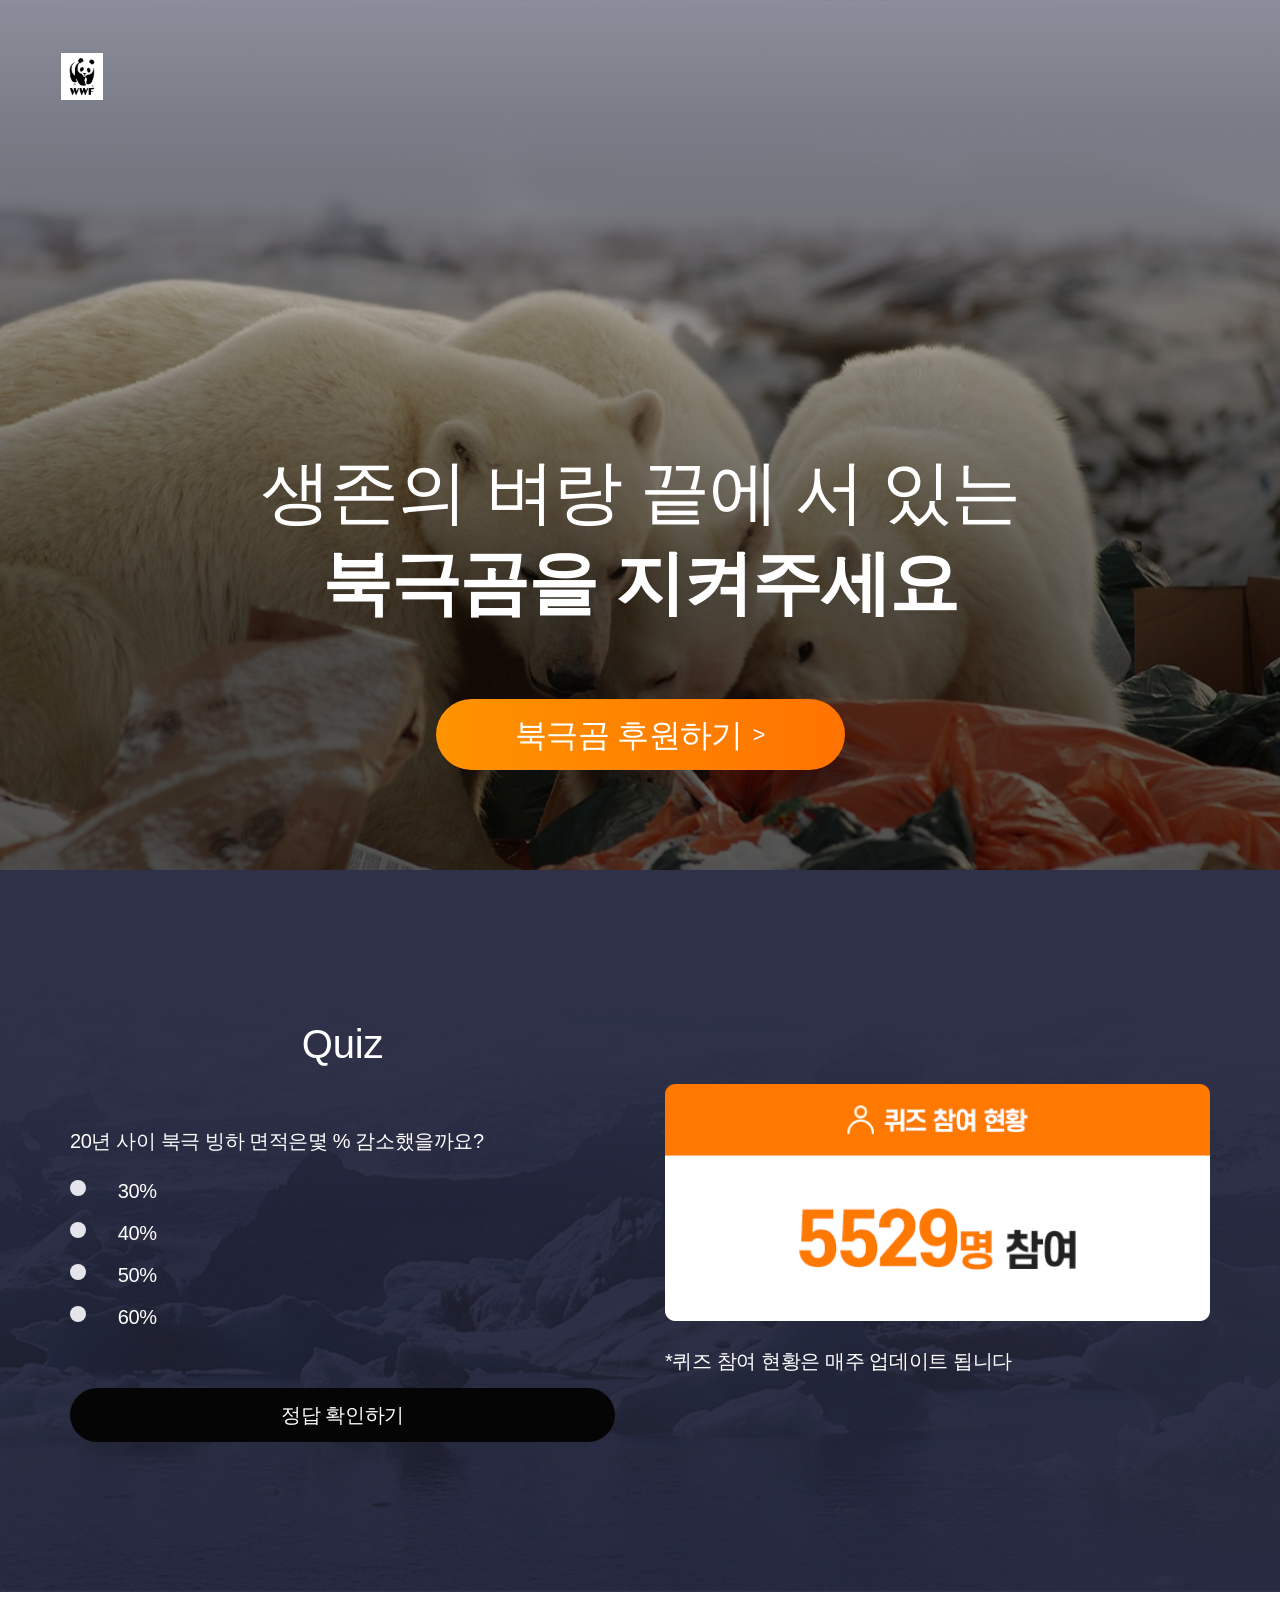
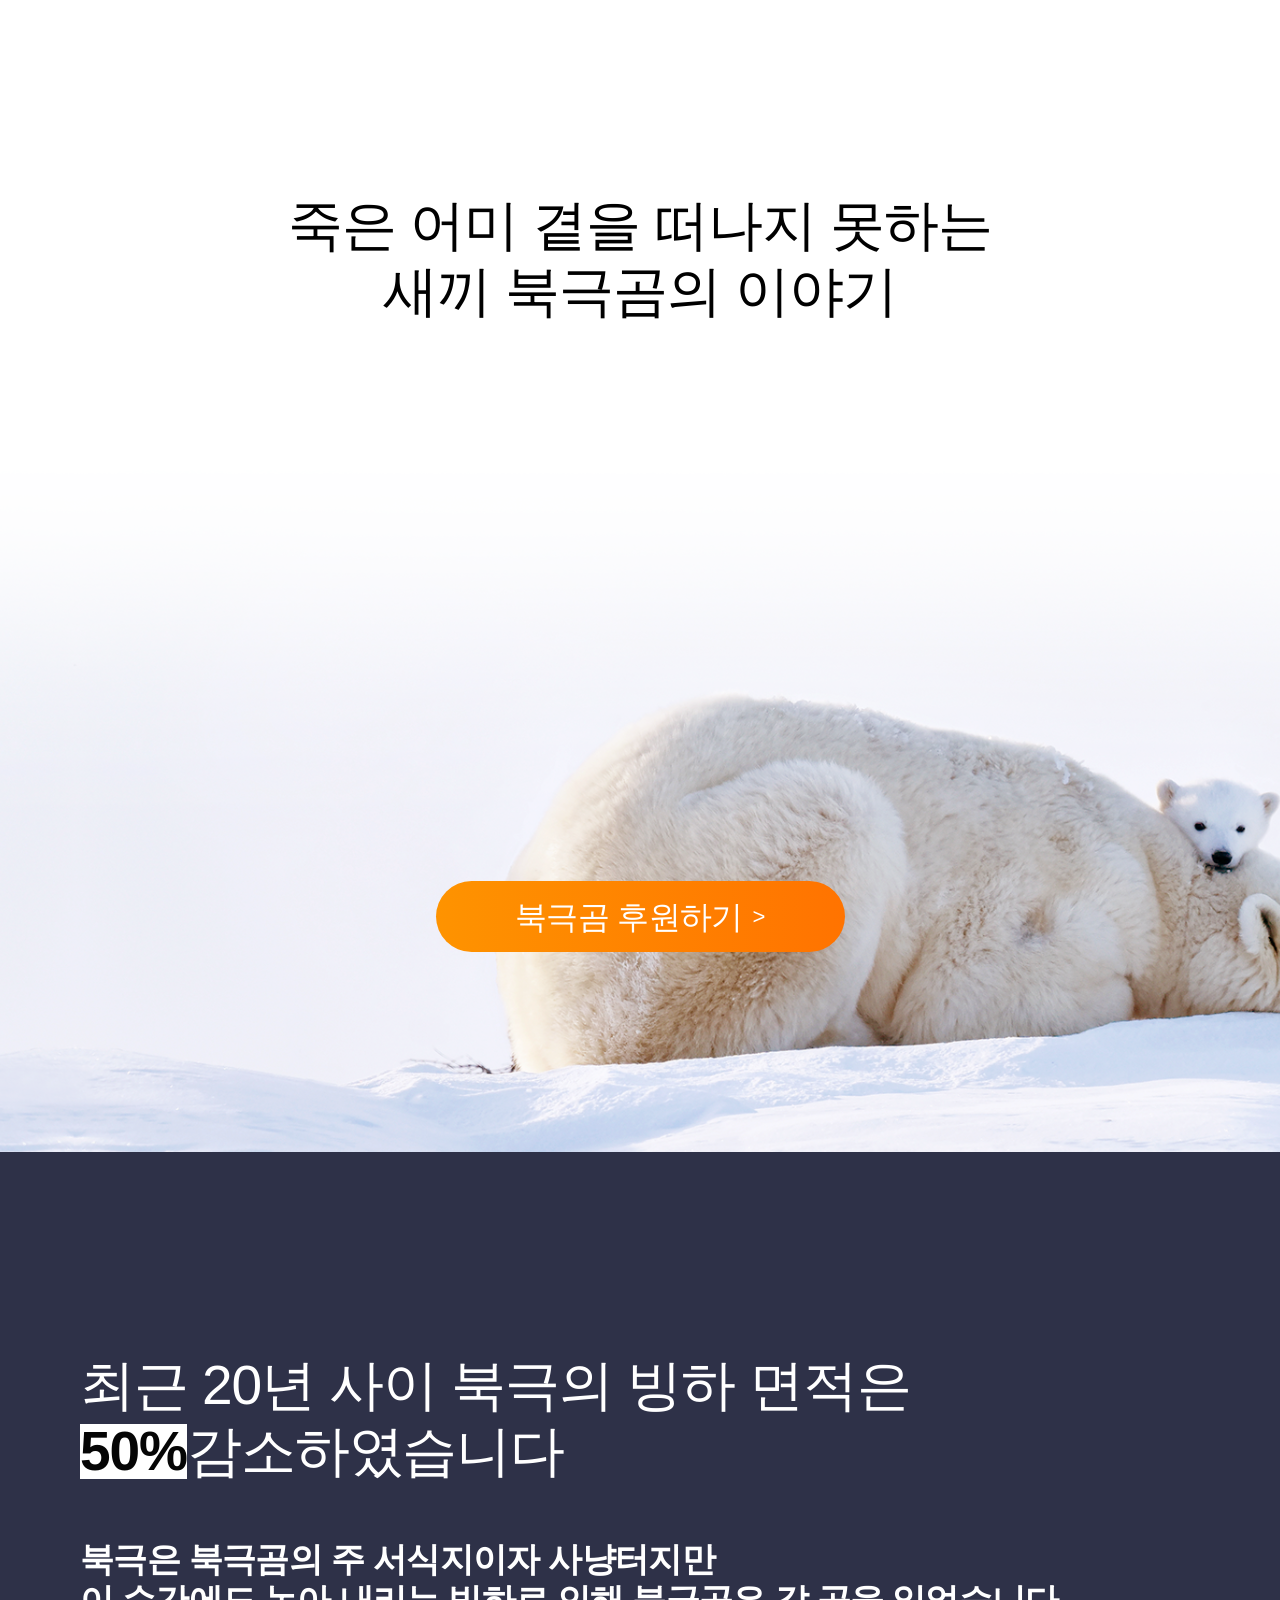
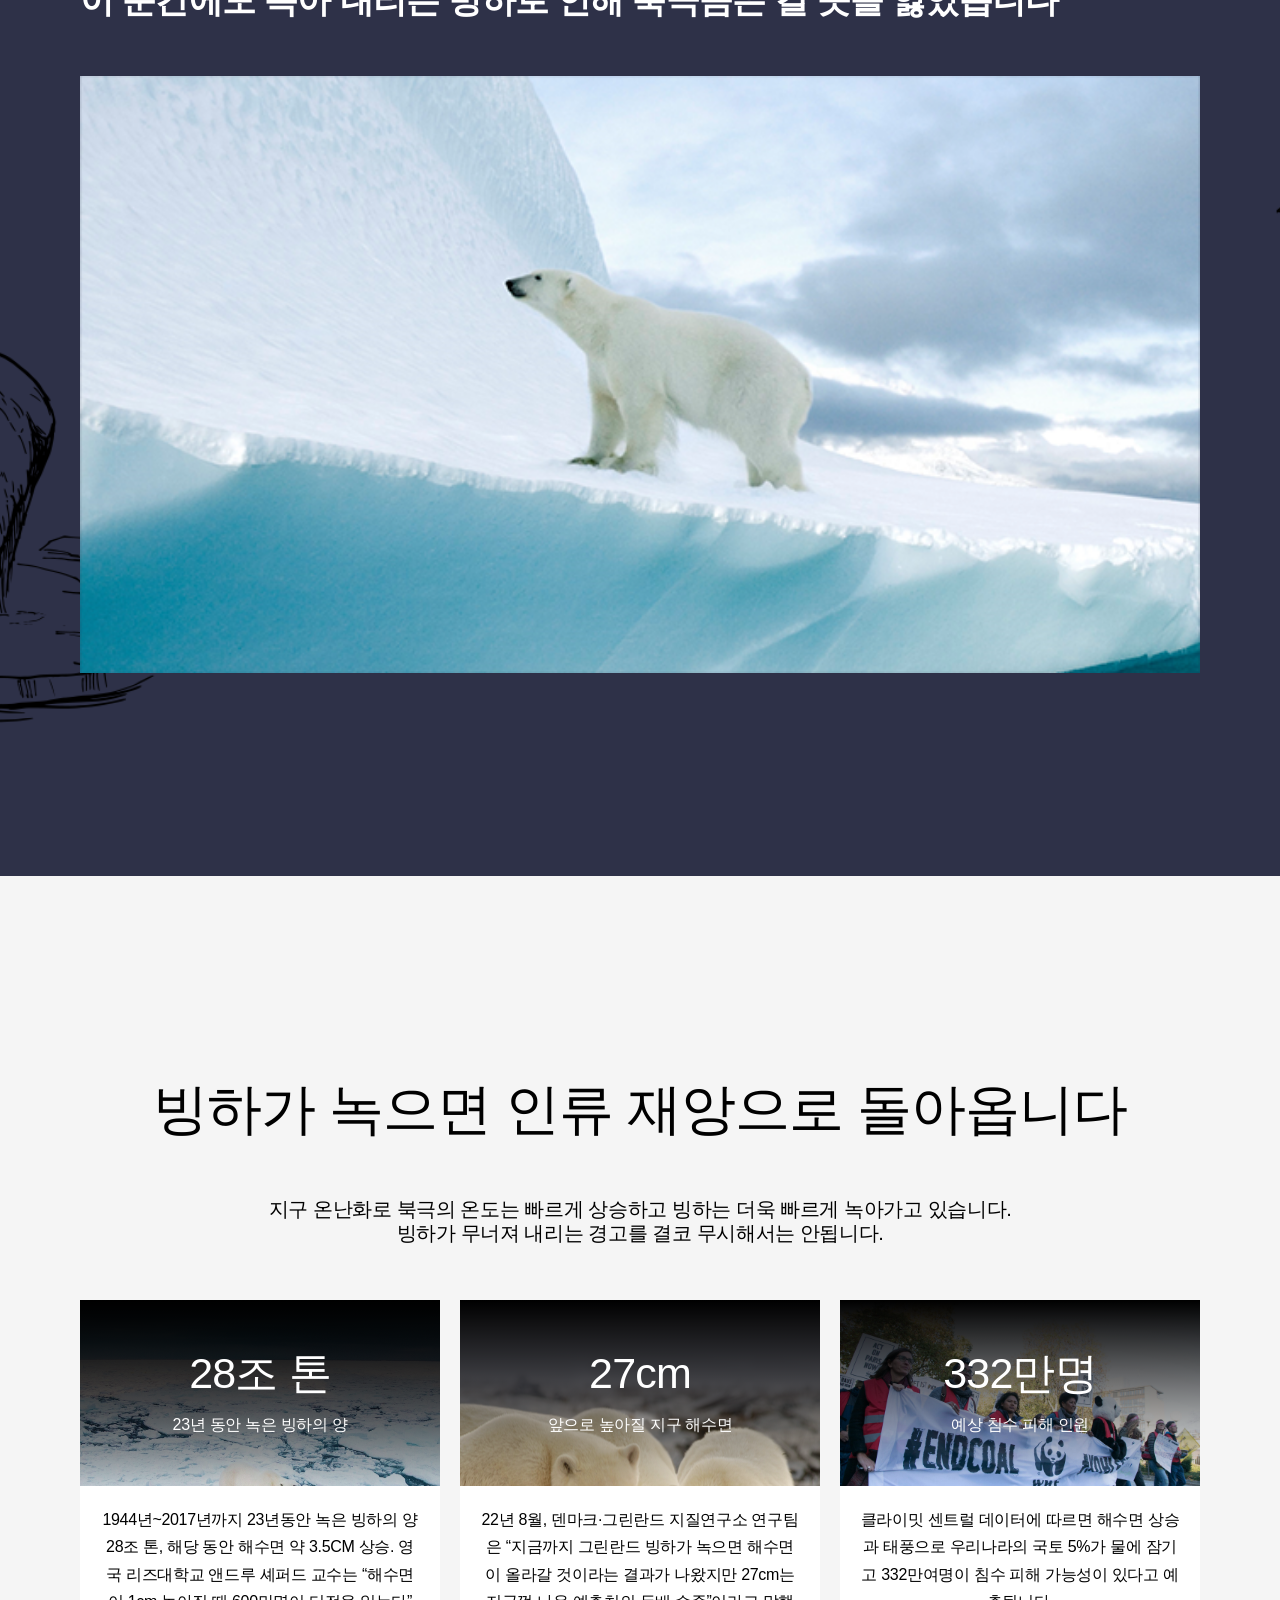
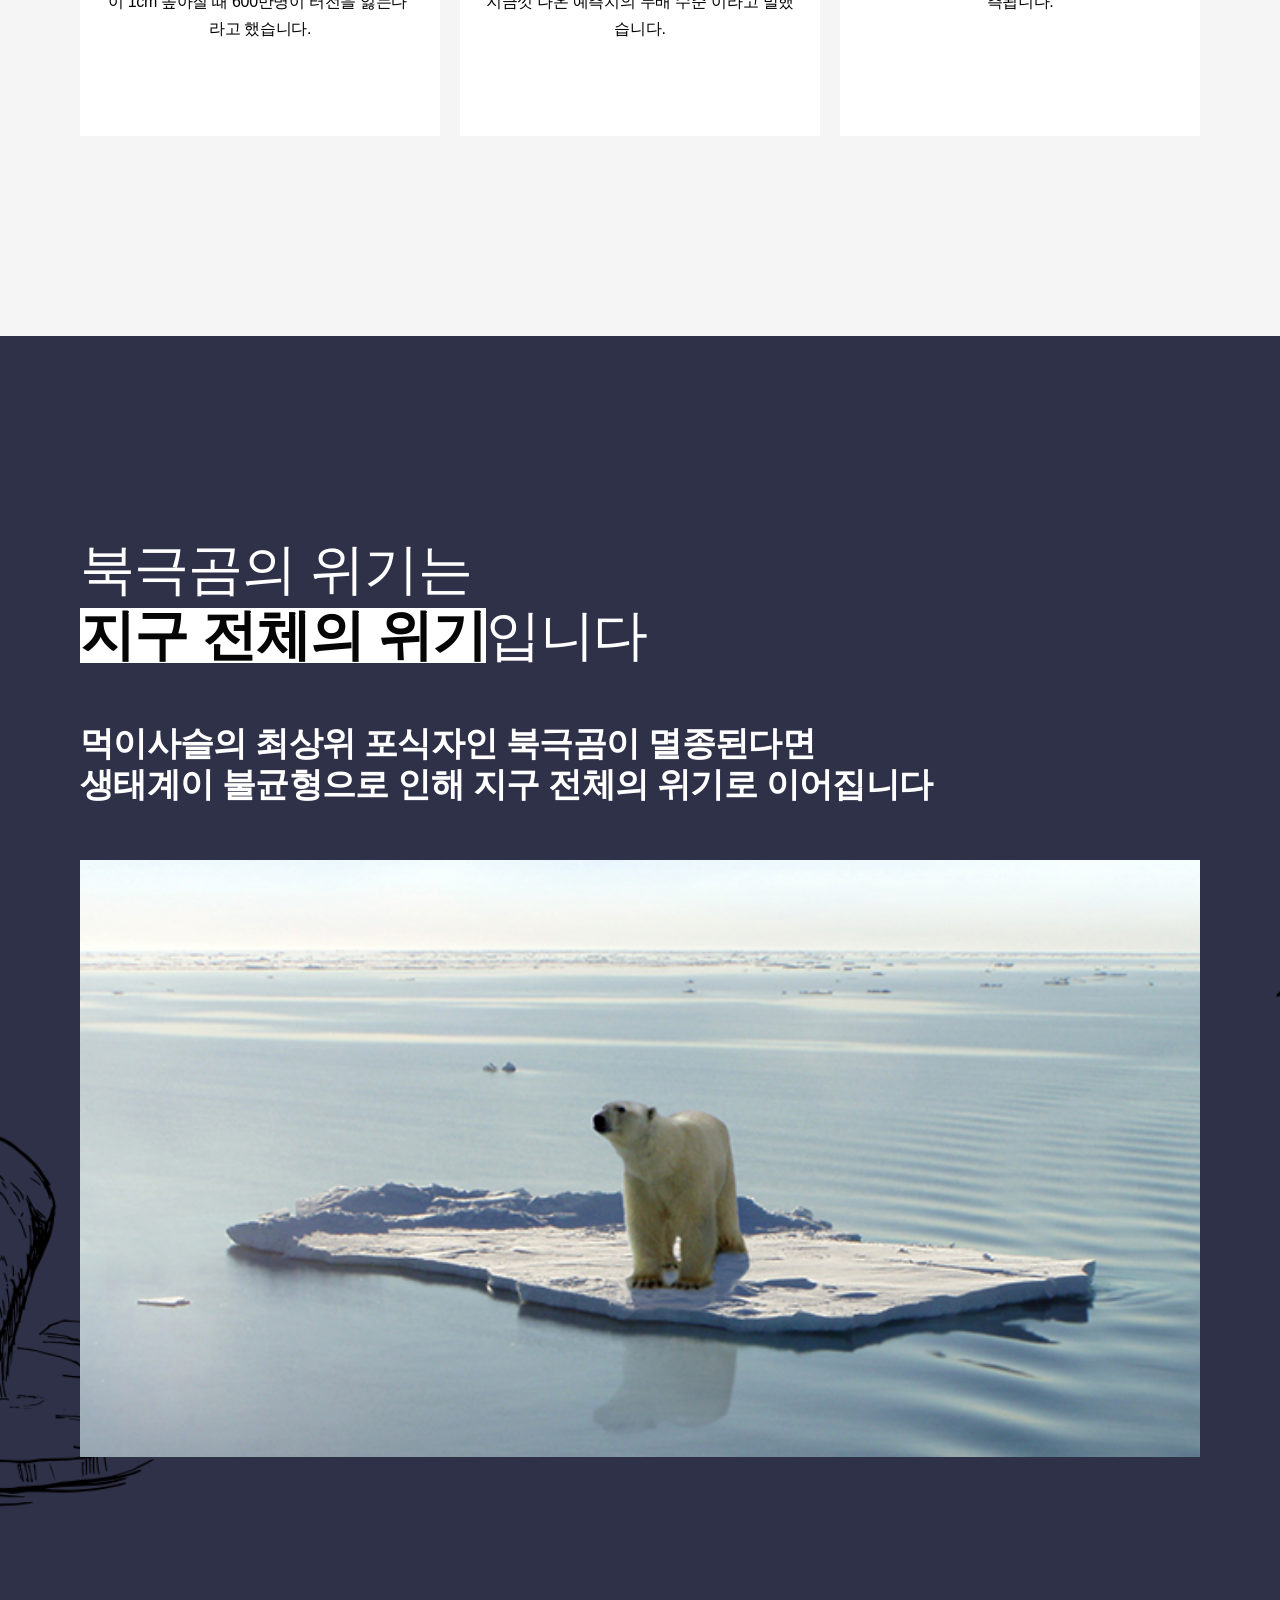
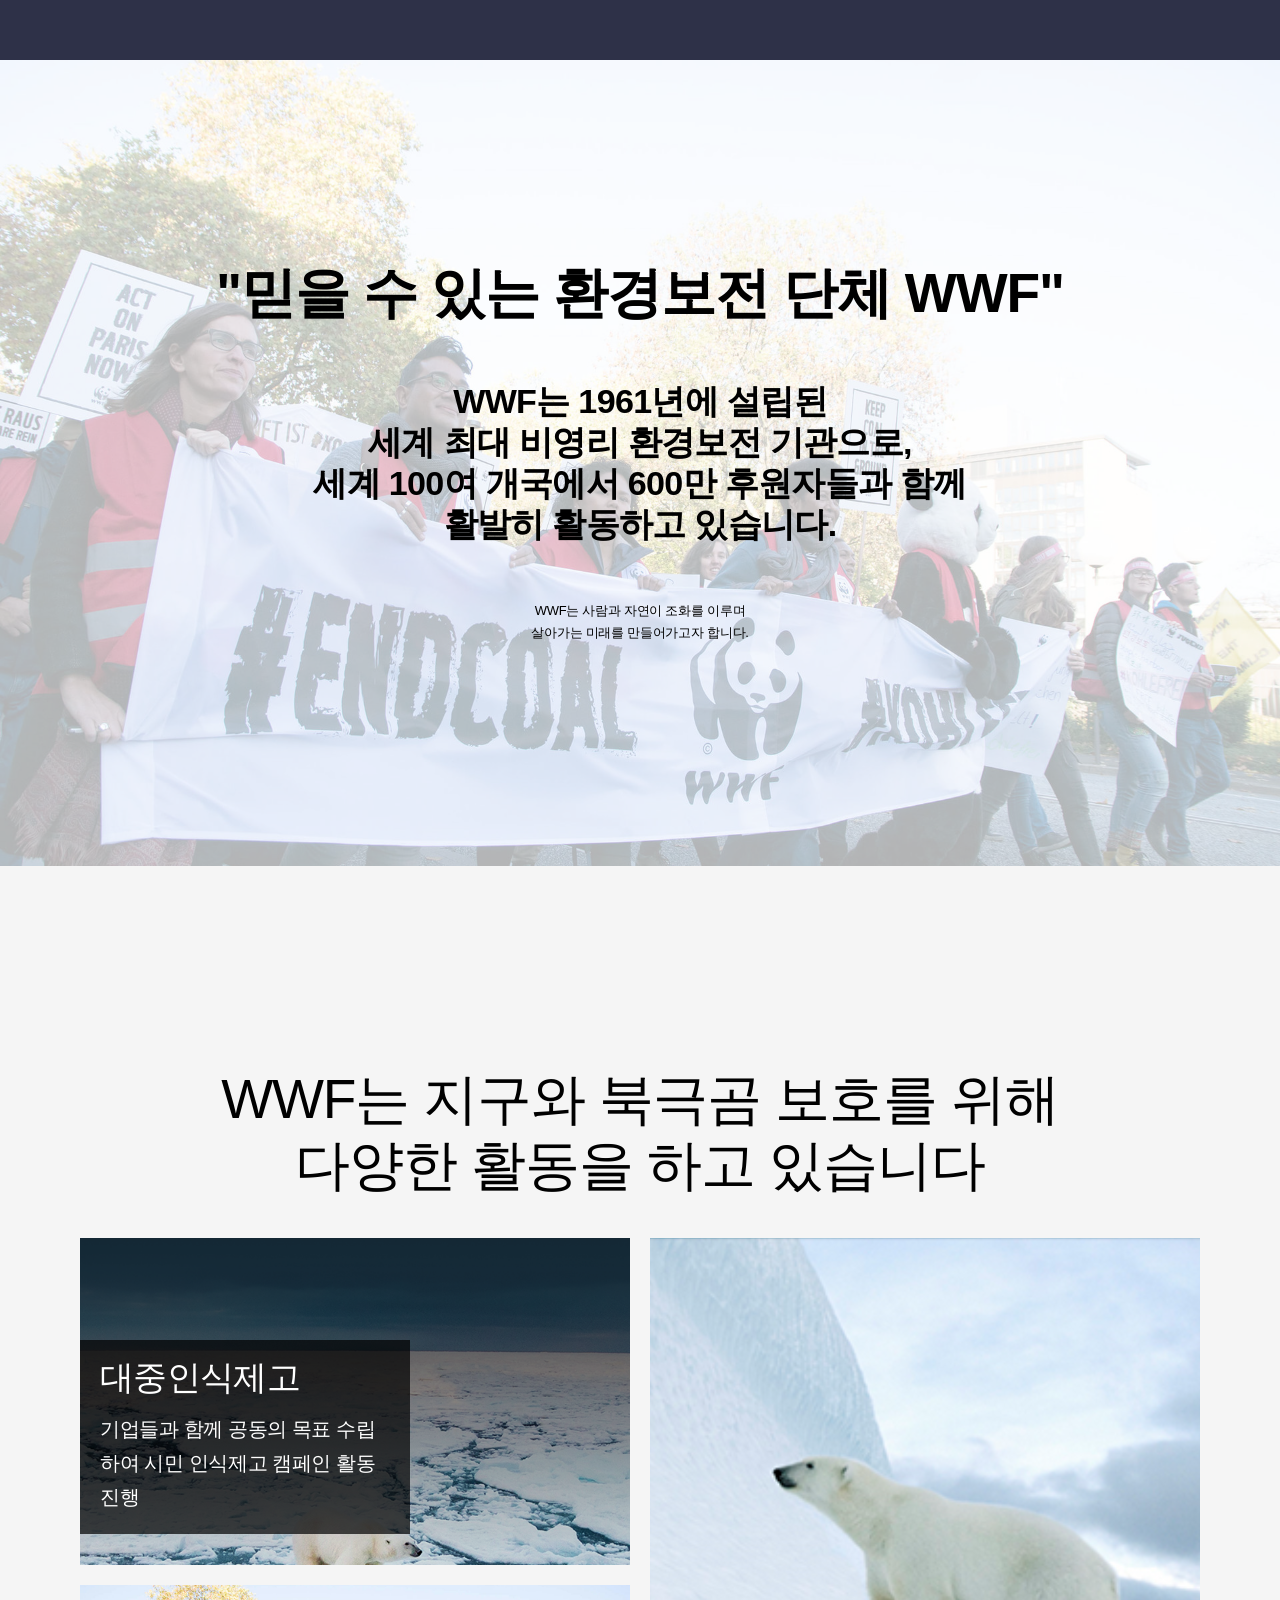
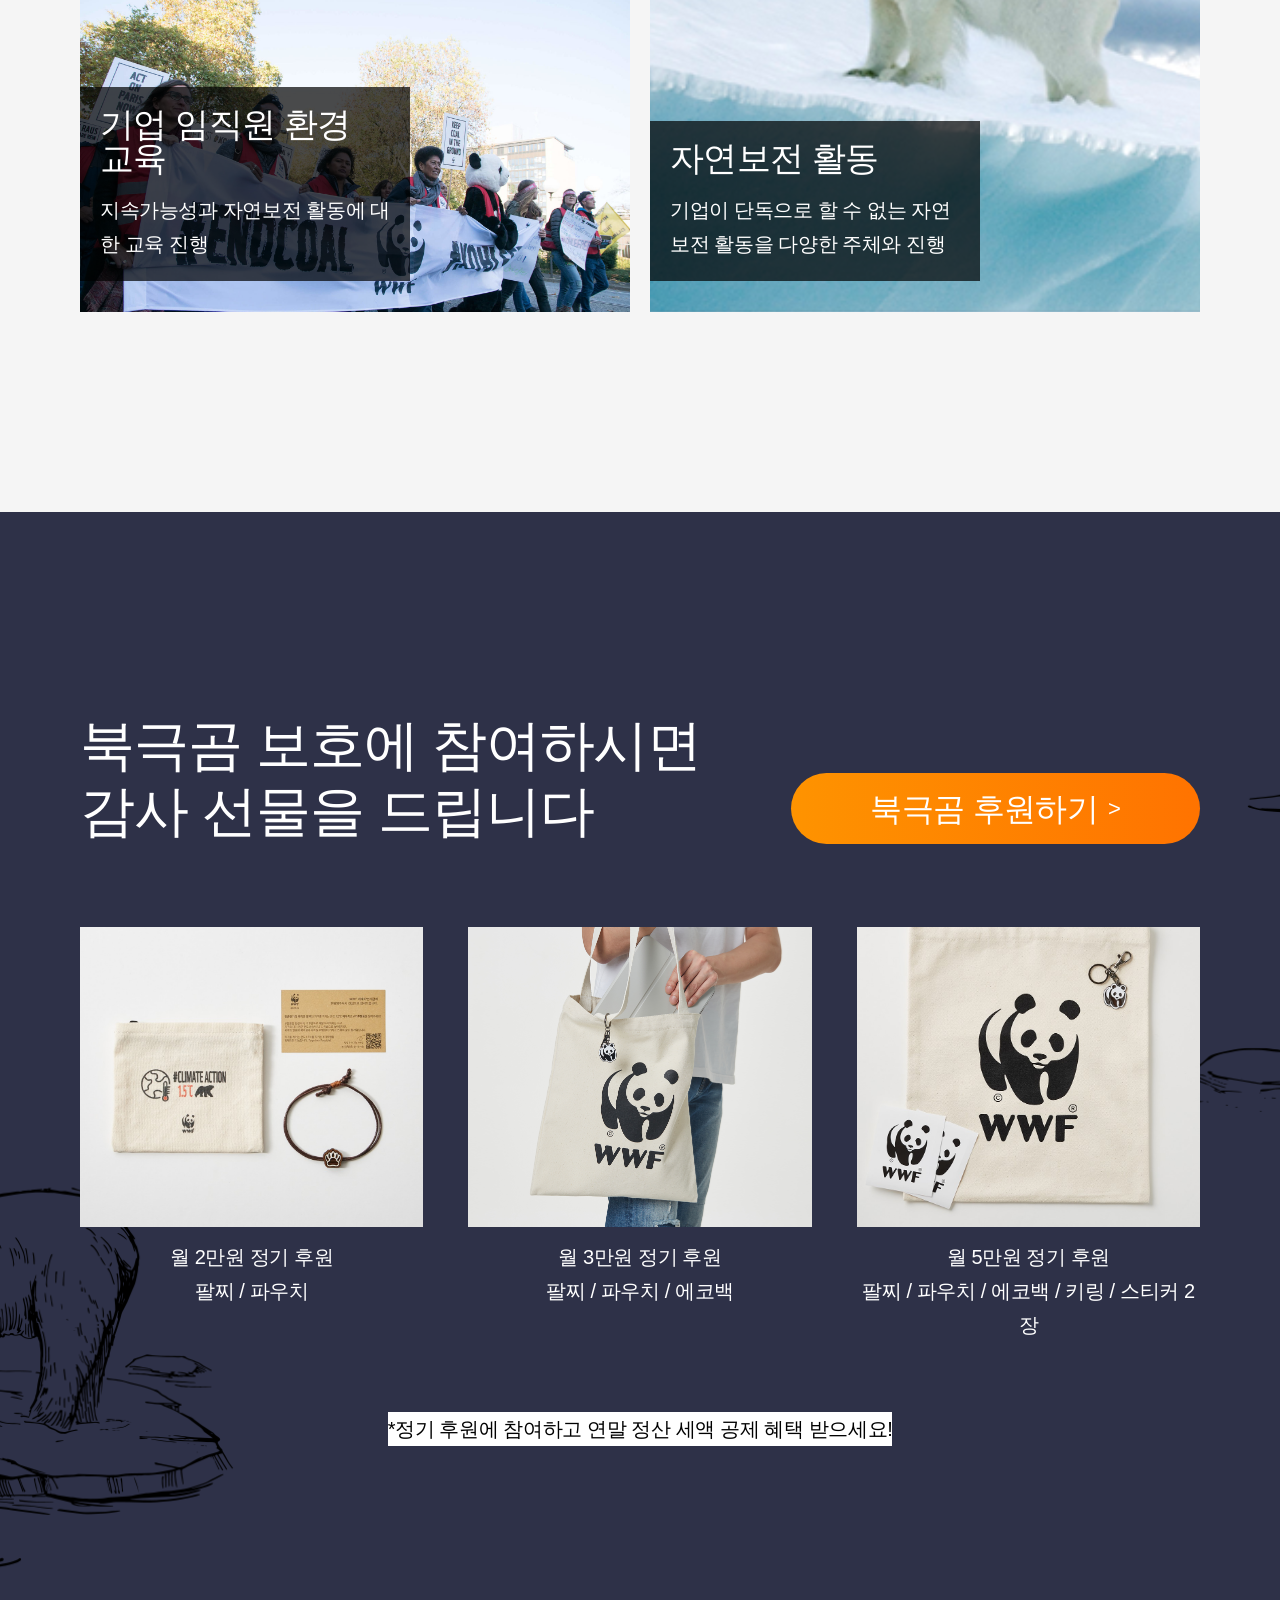
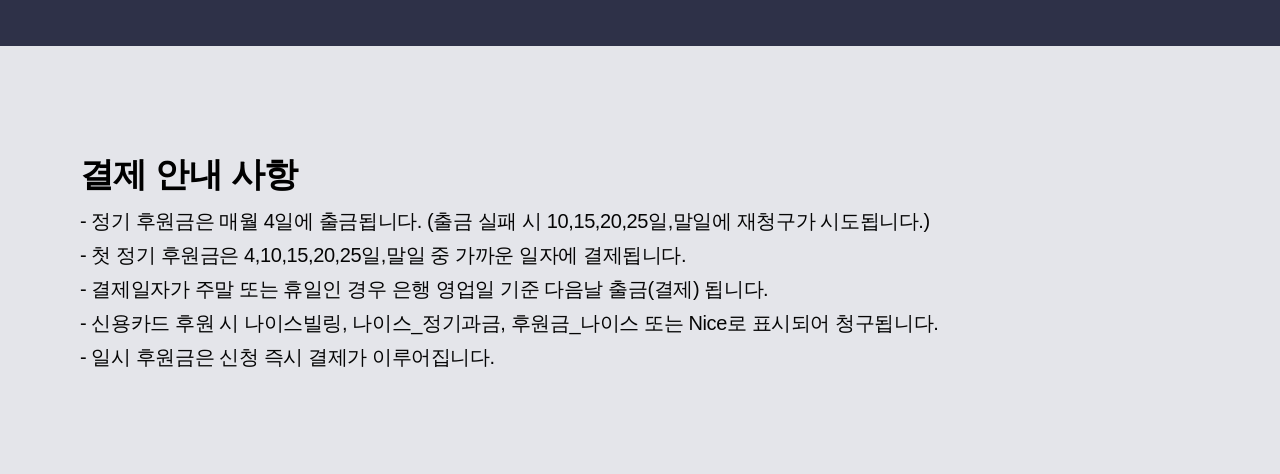
<file: index.html>
<!DOCTYPE html>
<html lang="ko">
<head>
    <meta charset="UTF-8">
    <meta name="viewport" content="width=device-width, initial-scale=1.0">
    <meta name="description" content="">
    <meta name="keywords" content="">
    <title>WWF | 북극곰 보호 캠페인</title>
    <link rel="shortcut icon" href="./images/logo.jpg" type="image/x-icon">
    <link rel="stylesheet" href="./styles/reset.css">
    <link rel="stylesheet" href="./styles/common.css">
    <link rel="stylesheet" href="./styles/index.css">
    <link rel="stylesheet" href="./styles/responsive.css">
</head>
<body>
    <div id="wrap">
        <!-- 1행 캠페인 표지 -->
        <section class="container intro">
            <p class="logo"><img src="./images/logo.jpg" alt=""></p>
            <h1><span>생존의 벼랑 끝에 서 있는</span><span>북극곰을 지켜주세요</span></h1>
            <a href="" class="sponsor_btn"><em>북극곰 후원하기</em><!-- after --></a>
        </section>
        <!-- 2행 퀴즈 --> 
        <div class="container quiz_bg">
            <section class="contents quiz">
                <div class="quiz_list">
                    <h1>Quiz</h1>
                    <h2><span>20년 사이 북극 빙하 면적은</span><span>몇 % 감소했을까요?</span></h2>
                    <form action="#" method="get" id="quiz_frm">
                        <ul>
                            <li>
                                <input type="radio" name="quiz_group" value="q30" id="q30">
                                <label for="q30">30%</label>
                            </li>
                            <li>
                                <input type="radio" name="quiz_group" value="q40" id="q40">
                                <label for="q40">40%</label>
                            </li>
                            <li>
                                <input type="radio" name="quiz_group" value="q50" id="q50">
                                <label for="q50">50%</label>
                            </li>
                            <li>
                                <input type="radio" name="quiz_group" value="q60" id="q60">
                                <label for="q60">60%</label>
                            </li>
                        </ul>
                        <button type="button" class="quiz_btn">정답 확인하기</button>
                    </form>
                </div>
                <div class="contents quiz_status">
                    <img src="./images/quiz_contents.png" alt="">
                    <p>*퀴즈 참여 현황은 매주 업데이트 됩니다</p>
                </div>
            </section>
        </div>
        <!-- 3행 영상 -->
        <div class="container video_bg">
            <div class="contents video">
                <h1>죽은 어미 곁을 떠나지 못하는<br>새끼 북극곰의 이야기</h1>
                <iframe src="https://www.youtube.com/embed/u9V5MBqhLRc" title="기후변화를 막고 녹아내리는 북극에서 북극곰을 지켜주세요!" frameborder="0" allow="accelerometer; autoplay; clipboard-write; encrypted-media; gyroscope; picture-in-picture; web-share" referrerpolicy="strict-origin-when-cross-origin" allowfullscreen></iframe>
                <a href="" class="sponsor_btn"><em>북극곰 후원하기</em><!-- after --></a>
            </div>
        </div>
        <!-- 4행 50감소 -->
        <div class="container reduction_bg">
            <div class="contents reduction">
                <h1>최근 20년 사이 북극의 빙하 면적은<br><span class="highlight">50%</span>감소하였습니다</h1>
                <p>북극은 북극곰의 주 서식지이자 사냥터지만<br>이 순간에도 녹아 내리는 빙하로 인해 북극곰은 갈 곳을 잃었습니다</p>
                <p><img src="./images/reduction_50.png" alt=""></p>
            </div>
        </div>
        <!-- 5행 인류재앙 -->
        <div class="container humanity_bg">
            <div class="contents humanity">
                <h1>빙하가 녹으면 인류 재앙으로 돌아옵니다</h1>
                <p>지구 온난화로 북극의 온도는 빠르게 상승하고 빙하는 더욱 빠르게 녹아가고 있습니다.<br>빙하가 무너져 내리는 경고를 결코 무시해서는 안됩니다.</p>
                <ul class="list">
                    <li>
                        <dl class="list_img1">
                            <dt>28조 톤</dt>
                            <dd>23년 동안 녹은 빙하의 양</dd>
                        </dl>
                        <div class="txt">
                            <p>1944년~2017년까지 23년동안 녹은 빙하의 양 28조 톤, 해당 동안 해수면 약 3.5CM 상승. 영국 리즈대학교 앤드루 셰퍼드 교수는 “해수면이 1cm 높아질 때 600만명이 터전을 잃는다” 라고 했습니다.</p>
                        </div>
                    </li>
                    <li>
                        <dl class="list_img2">
                            <dt>27cm</dt>
                            <dd>앞으로 높아질 지구 해수면</dd>
                        </dl>
                        <div class="txt">
                            <p>22년 8월, 덴마크·그린란드 지질연구소 연구팀은 “지금까지 그린란드 빙하가 녹으면 해수면이 올라갈 것이라는 결과가 나왔지만 27cm는 지금껏 나온 예측치의 두배 수준”이라고 말했습니다.</p>
                        </div>
                    </li>
                    <li>
                        <dl class="list_img3">
                            <dt>332만명</dt>
                            <dd>예상 침수 피해 인원</dd>
                        </dl>
                        <div class="txt">
                            <p>클라이밋 센트럴 데이터에 따르면 해수면 상승과 태풍으로 우리나라의 국토 5%가 물에 잠기고 332만여명이 침수 피해 가능성이 있다고 예측됩니다.</p>
                        </div>
                    </li>
                </ul>
            </div>
        </div>
        <!-- 6행 빙하위기 -->
        <div class="container crisis_bg">
            <div class="contents crisis">
                <h1>북극곰의 위기는<br><span class="highlight">지구 전체의 위기</span>입니다</h1>
                <p>먹이사슬의 최상위 포식자인 북극곰이 멸종된다면<br>생태계이 불균형으로 인해 지구 전체의 위기로 이어집니다</p>
                <p><img src="./images/bg2.png" alt=""></p>
            </div>
        </div>
        <!-- 7행 WWF단체소개 -->
        <div class="container wwf_bg">
            <div class="contents wwf">
                <h1>"믿을 수 있는 환경보전 단체 WWF"</h1>
                <p>WWF는 1961년에 설립된 <br>세계 최대 비영리 환경보전 기관으로,<br>세계 100여 개국에서 600만 후원자들과 함께<br>활발히 활동하고 있습니다.</p>
                <p>WWF는 사람과 자연이 조화를 이루며<br>살아가는 미래를 만들어가고자 합니다.</p>
            </div>
        </div>
        <!-- 8행 활동내역 -->
        <div class="container activity_bg">
            <div class="contents activity">
                <h1>WWF는 지구와 북극곰 보호를 위해<br>다양한 활동을 하고 있습니다</h1>
                <ul class="details">
                    <li>
                        <dl class="txt">
                            <dt>대중인식제고</dt>
                            <dd>기업들과 함께 공동의 목표 수립하여 시민 인식제고 캠페인 활동 진행</dd>
                        </dl>
                    </li>
                    <li>
                        <dl class="txt">
                            <dt>기업 임직원 환경 교육</dt>
                            <dd>지속가능성과 자연보전 활동에 대한 교육 진행</dd>
                        </dl>
                    </li>
                    <li>
                        <dl class="txt">
                            <dt>자연보전 활동</dt>
                            <dd>기업이 단독으로 할 수 없는 자연보전 활동을 다양한 주체와 진행</dd>
                        </dl>
                    </li>
                </ul>
            </div>
        </div>
        <!-- 9행 선물정보 -->
        <div class="container gift_bg">
            <div class="contents gift">
                <div class="gift_title">
                    <h1>북극곰 보호에 참여하시면<br>감사 선물을 드립니다</h1>
                    <a href="" class="sponsor_btn"><em>북극곰 후원하기</em><!-- after --></a>
                </div>
                <ul class="gift_list">
                    <li>
                        <p class="gift_img"></p>
                        <p>월 2만원 정기 후원<br>팔찌 / 파우치</p>
                    </li>
                    <li>
                        <p class="gift_img"></p>
                        <p>월 3만원 정기 후원<br>팔찌 / 파우치 / 에코백</p>
                    </li>
                    <li>
                        <p class="gift_img"></p>
                        <p>월 5만원 정기 후원<br>팔찌 / 파우치 / 에코백 / 키링 / 스티커 2장</p>
                    </li>
                </ul>
                <span>*정기 후원에 참여하고 연말 정산 세액 공제 혜택 받으세요!</span>
            </div>
        </div>
        <!-- 10행 안내 -->
        <div class="container info_bg">
            <div class="conents info">
                <dl>
                    <dt>결제 안내 사항</dt>
                    <dd>- 정기 후원금은 매월 4일에 출금됩니다. (출금 실패 시 10,15,20,25일,말일에 재청구가 시도됩니다.)</dd>
                    <dd>- 첫 정기 후원금은 4,10,15,20,25일,말일 중 가까운 일자에 결제됩니다.</dd>
                    <dd>- 결제일자가 주말 또는 휴일인 경우 은행 영업일 기준 다음날 출금(결제) 됩니다.</dd>
                    <dd>- 신용카드 후원 시 나이스빌링, 나이스_정기과금, 후원금_나이스 또는 Nice로 표시되어 청구됩니다.</dd>
                    <dd>- 일시 후원금은 신청 즉시 결제가 이루어집니다.</dd>
                </dl>
            </div>
        </div>
    </div>
</body>
</html>
</file>
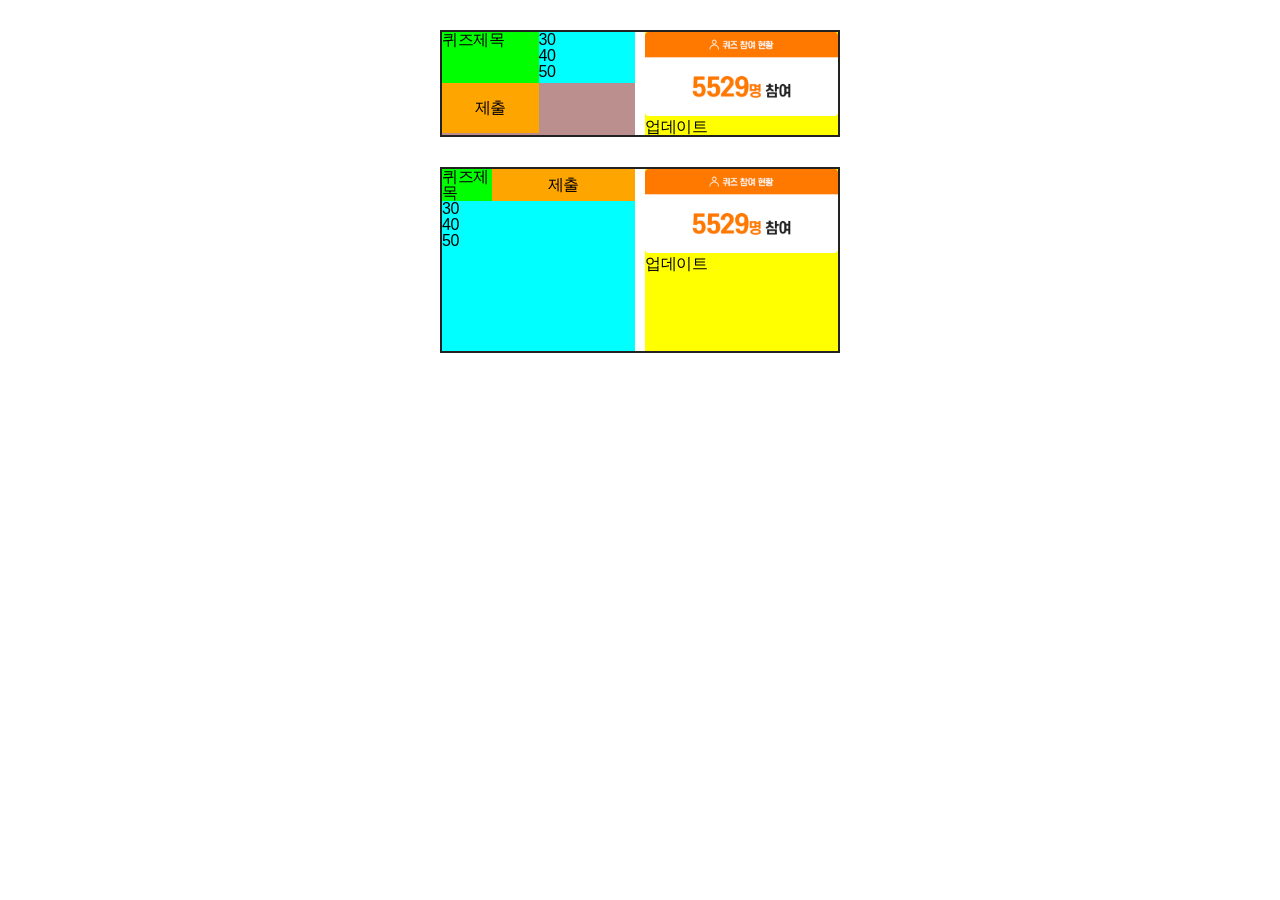
<file: flex_grid.html>
<!DOCTYPE html>
<html lang="ko">
<head>
    <meta charset="UTF-8">
    <meta name="viewport" content="width=device-width, initial-scale=1.0">
    <title>flex_grid 비교연습용</title>
    <link rel="stylesheet" href="./styles/reset.css">
    <style>
        /* 내부스타일시트 작성위치 */
        /* 공통 */
        .contants {
            width: 400px; margin: 30px auto;
            border: 2px solid #222;
        }
        .contants img {width: 100%;}
        .contants .quiz {background-color: rosybrown;}
        .contants .info {background-color: yellow;}
        /* flex */
        .flex {
            display: flex; /* quiz+info 정렬위한 준비 */
            flex-flow: row nowrap;
            gap: 10px;
        }
        .flex .quiz {
            flex: 1;/* width: 50%; */
            display: flex; flex-flow: row wrap;
        }
        .flex .quiz > * {
            width: 50%;
        }
        .flex .quiz h2 {
            background-color: lime;
        }
        .flex .quiz ol {
            background-color: aqua;
        }
        .flex .quiz #btn {
            background-color: orange;
            height: 50px;
        }
        .flex .info {flex: 1;/* width: 50%; */}
        /* grid */
        .grid {
            display: grid; /* quiz+info 정렬위한 준비 */
            grid-template-columns: 1fr 1fr;
            /* grid-template-rows: 100px 200px; */
            gap: 10px;
        }
        .grid .quiz {
            display: grid; /* h2+ol+btn 정렬위한 부모명령 */
            /* grid-template-columns: 1fr 1fr;
            grid-template-rows: 1fr 50px; */
            grid-template-areas: 
                'title btn'
                'list list';
                grid-template-columns: 50px 1fr;
                grid-template-rows: 1fr 150px;
        }
        .grid .quiz h2 {
            grid-area: title;
            background-color: lime;}
        .grid .quiz ol {
            grid-area: list;
            background-color: aqua;}
        .grid .quiz #btn {
            grid-area: btn;
            background-color: orange;}
        .grid .info {}
        /* 정렬 자식이 2개 이상이고 한 방향(수평, 수직)으로만 정렬 -> flex + grid 
            정렬 자식이 3개 이상이고 반응형 기기에 따라 재배열 자유 -> grid*/
    </style>
</head>
<body>
    <div class="contants flex">
        <div class="quiz">
            <h2>퀴즈제목</h2>
            <ol>
                <li>30</li>
                <li>40</li>
                <li>50</li>
            </ol>
            <button type="button" id="btn">제출</button>
        </div>
        <div class="info">
            <img src="./images/quiz_contents.png" alt="">
            <p>업데이트</p>
        </div>
    </div>
    <div class="contants grid">
        <div class="quiz">
            <h2>퀴즈제목</h2>
            <ol>
                <li>30</li>
                <li>40</li>
                <li>50</li>
            </ol>
            <button type="button" id="btn">제출</button>
        </div>
        <div class="info">
            <img src="./images/quiz_contents.png" alt="">
            <p>업데이트</p>
        </div>
    </div>
</body>
</html>
</file>
<file: styles/common.css>
/* 공통 common css */
#wrap {
    min-width: 320px;
    margin: 0 auto;
}
#wrap * {transition: all 0.3s;}
#wrap .container {
    min-width: 320px;
    background-size: cover;
    background-position: center;
    padding: 70px 15px;
}
/* mobile desigh - .sponsor_btn */
#wrap .container .contents {max-width: 1250px; margin: 0 auto;}
#wrap .container .contents h1 {
    font-size: 1.38rem; font-weight: 500;
    line-height: 1.2;
    text-align: center;
} 
#wrap .container .contents h1 .highlight {
    background-color: #fff; display: inline-block;
    font-weight: 600; color: #050505;
} 
#wrap .container .contents h1+p {
    font-size: 0.81rem;
    line-height: 1.7;
    margin: 22px 0;
    text-align: center;
} 
#wrap .container .sponsor_btn {
    display: flex; flex-flow: row nowrap;
    justify-content: center; gap: 10px;
    align-items: center; margin: 0 auto;
    width: 164px; height: 41px;
    border-radius: 37.5px;
    background: linear-gradient(90deg, #fe9300,#ff7300);
    transition: box-shadow 0.5s;
}
#wrap .container .sponsor_btn::after {
    content:'>'; display: block;
    color: #fff;
    font-size: 0.75rem;
    transition: transform 0.5s;
}
#wrap .container .sponsor_btn em {
    color: #fff; font-weight: 500;
}
#wrap .container .sponsor_btn:hover {
    box-shadow: 0 0 15px #fe9300;
}
#wrap .container .sponsor_btn:hover.sponsor_btn:after {transform: translateX(5px);}
</file>
<file: styles/index.css>
/* ====================1행 캠페인 */
#wrap .intro{
    /* 북극곰 배경 */
    background-image: url(../images/bg1.png);
    padding: 100px 0;
    position: relative;
    
}
#wrap .intro > * { position: relative; z-index: 100;}
#wrap .intro::after {
    content: ''; display: block;
    background: linear-gradient(transparent, #000 69%);
    opacity: 0.6;
    width: 100%; height: 100%;
    position: absolute; left: 0; top: 0;
    z-index: 5;
}
#wrap .intro .logo{
    width: 24px; /* w,h 중 한가지값만 작성(나머지는 자동비율) */
    position: absolute; top: 18px; left: 21px;
}
#wrap .intro .logo img{width: 100%;}
#wrap .intro h1{margin: 0 0 70px;}
#wrap .intro h1 span {
    display: block;
    text-align: center;
    font-size: 1.88rem;
    font-weight: 700;
    color: #fff;
    line-height: 1.3;
}
#wrap .intro h1 span:nth-child(1) {}
#wrap .intro h1 span:nth-child(2) {}
#wrap .intro .sponsor_btn {}
/* ====================2행 퀴즈 */
#wrap .container {}
#wrap .container .contents {}
#wrap .quiz_bg {
    background-image: url(../images/quiz_bg.png);
    padding: 70px;
}
#wrap .quiz_bg .quiz {
    display: flex; flex-flow: column nowrap; /* t,d colum -> row */
    gap: 50px;
}
#wrap .quiz_bg .quiz .quiz_list {}
#wrap .quiz_bg .quiz .quiz_list > * {
    margin: 0 0 16px;
}
#wrap .quiz_bg .quiz .quiz_list h1 {
    font-size: 1.50rem;
    font-weight: 500;
    color: #fff;
    letter-spacing: -0.01rem;
    font-family: 'Noto sans KR', sans-serif;
}
#wrap .quiz_bg .quiz .quiz_list h2 {}
#wrap .quiz_bg .quiz .quiz_list h2 span {
    color: #fff;
    display: block;
    line-height: 1.7;
}
#wrap .quiz_bg .quiz .quiz_list #quiz_frm {margin: 0;}
#wrap .quiz_bg .quiz .quiz_list #quiz_frm ul {margin: 0 0 16px;}
#wrap .quiz_bg .quiz .quiz_list #quiz_frm ul li {
    margin-bottom: 8px;
}
#wrap .quiz_bg .quiz .quiz_list #quiz_frm ul li:last-child {margin: 0;}
#wrap .quiz_bg .quiz .quiz_list #quiz_frm ul li input {display: none;}
#wrap .quiz_bg .quiz .quiz_list #quiz_frm ul li input:checked + label {
    background-image: url(../images/chk_on.svg);
}
#wrap .quiz_bg .quiz .quiz_list #quiz_frm ul li label {
    color: #fff;
    line-height: 1.7;
    font-size: 0.88rem;
    background-image: url(../images/chk_off.svg);
    background-size: 16px;
    background-repeat: no-repeat;
    padding-left: 47.75px;
}
#wrap .quiz_bg .quiz .quiz_list #quiz_frm ul li:hover label {color:#fe9300;}
#wrap .quiz_bg .quiz .quiz_list #quiz_frm .quiz_btn {
    width: 100%;
    background-color: #050505;
    padding: 10px;
    color: #fff;
    border-radius: 50px;
    line-height: 1.7;
    transition: background-color 0.3s;
}
#wrap .quiz_bg .quiz .quiz_list #quiz_frm .quiz_btn:hover{background-color: #fe9300;}
#wrap .quiz_bg .quiz .quiz_status {}
#wrap .quiz_bg .quiz .quiz_status img {width: 100%;}
#wrap .quiz_bg .quiz .quiz_status p {
    color: #fff;
    font-size: 1.25rem;
    line-height: 1.7;
    margin: 20px 0 0;
}
/* ========================================================================================3 */
#wrap .video_bg {
    background-image:url(../images/video_bg.png);
    padding: 50px 15px;
}
#wrap .video_bg .video h1 {margin-bottom: 40px;}
#wrap .video_bg .video iframe {width: 100%;}
/* ========================================================================================4 */
#wrap .reduction_bg {
    background-image:url(../images/reduction_50_bg.png);
}
#wrap .reduction_bg .reduction h1, #wrap .reduction_bg .reduction h1+p {
    color: #fff;
    text-align: left;
}
#wrap .reduction_bg .reduction p {width: 100%;}
#wrap .reduction_bg .reduction p img {width: 100%;}

/* ========================================================================================5 */
#wrap .humanity_bg {
    background-color: #f5f5f5;
}
#wrap .humanity_bg .humanity h1 {}
#wrap .humanity_bg .humanity h1+p {margin: 40px 0;}
#wrap .humanity_bg .humanity .list {
    display: flex; flex-flow: column nowrap;
    gap: 20px;
}
#wrap .humanity_bg .humanity .list li {width: 100%;}
#wrap .humanity_bg .humanity .list li .list_img1 {
    background-image: url(../images/warming_28t.png);
}
#wrap .humanity_bg .humanity .list li .list_img2 {
    background-image: url(../images/warming_27cm.png)
}
#wrap .humanity_bg .humanity .list li .list_img3 {
    background-image: url(../images/wwf.jpg)
}
#wrap .humanity_bg .humanity .list li dl {
    background-position: center; background-size: cover;
    padding: 48px 53px; text-align: center;
    position: relative;
}
#wrap .humanity_bg .humanity .list li dl::before {
    content: ''; display: block;
    background: linear-gradient(rgba(0,0,0,1), rgba(0,0,0,0));
    width: 100%; height: 100%;
    position: absolute; top: 0; left: 0; z-index: 1;
}
#wrap .humanity_bg .humanity .list li dl dt,dd {
    color: #fff;
    position: relative; z-index: 22; 
}
#wrap .humanity_bg .humanity .list li dl dt {
    font-size: 1.38rem; font-weight: 500; 
    margin-bottom: 11px; line-height: 1.2;
}
#wrap .humanity_bg .humanity .list li dl dd {line-height: 1.7;}
#wrap .humanity_bg .humanity .list li .txt {
    padding: 20px;
    background-color: #fff;
}
#wrap .humanity_bg .humanity .list li .txt p {
    font-size: 0.81rem; line-height: 1.7;
    text-align: center; 
}
/* ========================================================================================6 */
#wrap .crisis_bg {
    background-image:url(../images/reduction_50_bg.png);
}
#wrap .crisis_bg .crisis h1, #wrap .crisis_bg .crisis h1+p {
    color: #fff;
    text-align: left;
}
#wrap .crisis_bg .crisis p img {width: 100%;}
/* ========================================================================================7 */
#wrap .wwf_bg {background-image: url(../images/wwf.jpg); position: relative;}
#wrap .wwf_bg::after{
    content: ''; display: block; width: 100%; height: 100%;
    background-color: rgba(255,255,255,0.7);
    position: absolute; top: 0; left: 0; z-index: 2;
}
#wrap .wwf_bg .wwf {position: relative; z-index: 3;}
#wrap .wwf_bg .wwf p {
    font-size: 0.81rem;
    line-height: 1.7;
    margin: 22px 0;
    text-align: center;
}
#wrap .wwf_bg .wwf h1 {font-size: 1.88rem; font-weight: 600;}
/* ========================================================================================8 */
#wrap .activity_bg { background-color: #f5f5f5;}
#wrap .activity_bg .activity {}
#wrap .activity_bg .activity h1 {margin-bottom: 40px;}
#wrap .activity_bg .activity .details {
    display: grid; gap: 20px;
    grid-template-areas: 
    'public'
    'corporation'
    'nature';
}
#wrap .activity_bg .activity .details li {
    padding-top: 94px;
    background-size: cover;
    background-position: center;
}
#wrap .activity_bg .activity .details li:nth-child(1) {
    grid-area: public; /* grid 2차원 정렬을 위한 자식 이름 짓기 (대충) */
    background-image: url(../images/warming_28t.png);
}
#wrap .activity_bg .activity .details li:nth-child(2) {
    grid-area:corporation; /* 기업 */
    background-image: url(../images/wwf.jpg);
}
#wrap .activity_bg .activity .details li:nth-child(3) {
    grid-area:nature;
    background-image: url(../images/reduction_50.png);
}
#wrap .activity_bg .activity .details li .txt {
    background-color: rgba(0,0,0,0.7);
    padding: 20px;
    width: 100%;
}
#wrap .activity_bg .activity .details li .txt dt {
    font-size: 1.38rem; color: #fff;
    margin-bottom: 18px;
}
#wrap .activity_bg .activity .details li .txt dd {}
#wrap .gift_bg {background-image:url(../images/reduction_50_bg.png);}
#wrap .gift_bg .gift {text-align: center;}
#wrap .gift_bg .gift .gift_title {
        display: flex; flex-flow: column nowrap;
        gap: 22px;
}
#wrap .gift_bg .gift .gift_title h1 {color: #fff; text-align: left;}
#wrap .gift_bg .gift .gift_title .sponsor_btn {margin: 0;}
#wrap .gift_bg .gift > span {
    background-color: #fff;
    text-align: center; display: inline-block;
    line-height: 1.7;
}
#wrap .gift_bg .gift .gift_list {
    margin: 40px 0;
    display: grid; gap: 22px;
    grid-template-areas: 
    'gift_1'
    'gift_2'
    'gift_3';
}
#wrap .gift_bg .gift .gift_list li {width: 100%;}
#wrap .gift_bg .gift .gift_list li .gift_img {
    background-size: cover;
    background-position: center;
    display: block;
    width: 100%; height: 150px;
}
#wrap .gift_bg .gift .gift_list li:nth-child(1) .gift_img {background-image: url(../images/freebie2.jpg);}
#wrap .gift_bg .gift .gift_list li:nth-child(2) .gift_img {background-image: url(../images/freebie1.jpg);}
#wrap .gift_bg .gift .gift_list li:nth-child(3) .gift_img {background-image: url(../images/freebie3.jpg);}
#wrap .gift_bg .gift .gift_list li:nth-child(1){grid-area: gift_1;}
#wrap .gift_bg .gift .gift_list li:nth-child(2){grid-area: gift_2;}
#wrap .gift_bg .gift .gift_list li:nth-child(3){grid-area: gift_3;}
#wrap .gift_bg .gift .gift_list li p {
    margin: 13px 0 0;
    color: #fff;
    line-height: 1.7;
    text-align: center;
}
#wrap .info_bg {background-color: #E4E5EA;}
#wrap .info_bg dl dt {
    font-size: 1.38rem; font-weight: 600;
    line-height: 1.7;
}
#wrap .info_bg dl dd{
    line-height: 1.7;
    color: #050505;
}
</file>
<file: styles/responsive.css>
/* 반응형조건 responsive */
/* m (320~)-> t(1024~) -> d(1250~) */
@media screen and (min-width:600px){
    /* ----------------------------2행 퀴즈 */
    #wrap .quiz_bg .quiz {flex-flow: row nowrap; }
    #wrap .quiz_bg .quiz > * {flex: 1;}
}
@media screen and (min-width:860px) {
    #wrap .intro {padding: 300px 0 100px;}
    #wrap .intro h1 span {
        font-size: 3.13rem;
    }
    #wrap .quiz_bg .quiz {align-items: center;}
    #wrap .quiz_bg .quiz .quiz_list h1 {font-size: 2.50rem;}
    #wrap .quiz_bg .quiz .quiz_list h2 span {font-size: 1.25rem; display: inline;}
    #wrap .quiz_bg .quiz .quiz_list #quiz_frm ul li label {font-size: 1.25rem;}
    /* ---------------------------------3~6행 공통 */
    #wrap .container {padding: 200px 80px;}
    #wrap .container .contents h1 {font-size: 2.5rem; }
    #wrap .container .contents h1+p {font-size: 1.38rem; line-height: 1.2; margin: 40px 0;}
    /* -------------------- */
    #wrap .video_bg .video h1 {margin: 0 0 70px;}
    #wrap .video_bg .video iframe {height: 484px;}
    /* ------------------------------5행 */
    #wrap .humanity_bg .humanity .list {flex-flow: row nowrap;}
    #wrap .humanity_bg .humanity .list li {flex: 1;}
    #wrap .humanity_bg .humanity .list li dl dt {font-size:2.69rem;}
    #wrap .humanity_bg .humanity .list li .txt {height: 250px;}
    #wrap .humanity_bg .humanity .list li .txt p {font-size:1rem;}
    #wrap .info_bg {
        padding: 100px 80px;
    }
}
@media screen and (min-width:1024px) {
    #wrap .intro {
        padding: 410px 0 100px;
        gap: 100px;
    }
    #wrap .intro .logo {
        width: 32px;
        top: 30px; left: 36px;
    }
    #wrap .container .sponsor_btn {
        width: 238px; height: 60px;
    }
    #wrap .container .sponsor_btn::after {
        font-size: 1rem;
    }
    #wrap .container .sponsor_btn em {
        font-size: 1.38rem;
    }
    #wrap .quiz_bg {padding: 150px 70px;}
    #wrap .quiz_bg .quiz .quiz_list h1 {margin-bottom: 56px; text-align: center;}
    #wrap .quiz_bg .quiz .quiz_list #quiz_frm .quiz_btn {margin-top: 37.8px; font-size: 1.25rem;}
    /* ---------------------8행 */
    #wrap .activity_bg .activity .details {
        display: grid; gap: 20px;
        grid-template-areas:
        'public nature'
        'corporation nature';
        grid-template-columns: 1fr 1fr;
    }
    #wrap .activity_bg .activity .details li {
        padding: 102px 0 31px 0 ;
    }
    #wrap .activity_bg .activity .details li .txt {
        width: 60%;
    }
    #wrap .activity_bg .activity .details li:nth-child(3) {
        position: relative;
    }
    #wrap .activity_bg .activity .details li:nth-child(3) .txt {
        position: absolute;
        bottom: 31px; left: 0;
    }
    #wrap .activity_bg .activity .details li .txt dt {
        font-size: 2.13rem;
    }
    #wrap .activity_bg .activity .details li .txt dd {
        font-size: 1.25rem;
        line-height: 1.7;
    }
    #wrap .gift_bg .gift .gift_title {
        flex-flow: row nowrap;
        justify-content: space-between;
        align-items: end; gap: 0;
    }
    #wrap .gift_bg .gift .gift_list {
        margin: 70px 0;
        grid-template-areas: 
        'gift_1 gift_2'
        'gift_3 gift_3';
        gap: 22px 45px;
        grid-template-columns: 1fr 1fr;
    }
    #wrap .gift_bg .gift .gift_list li .gift_img {
        height: 300px;
    }
    #wrap .gift_bg .gift {
        text-align: end;
    }
}/* 1024~ */
@media screen and (min-width:1250px) {
    #wrap .intro {
        padding: 447px 0 100px;
    }
    #wrap .intro .logo {
        width: 42px;
        top: 53px; left: 61px;
    }
    #wrap .intro h1 span {
        font-size: 4.38rem;
    }
    #wrap .intro h1 span:nth-child(1) {
        font-weight: 300;
    }
    #wrap .container .sponsor_btn {
        width: 409px; height: 71px;
    }
    #wrap .container .sponsor_btn::after {
        font-size: 1.38rem;
    }
    #wrap .container .sponsor_btn em {
        font-size: 2rem;
    }
    #wrap .container .contents h1 {font-size: 3.44rem;}
    #wrap .container .contents h1+p {font-size: 2.13rem; font-weight: 600; line-height: 1.2; margin: 55px 0;}
    #wrap .humanity_bg .humanity h1+p {font-size: 1.25rem; font-weight: 500;}
    #wrap .gift_bg .gift .gift_list {
        grid-template-areas: 
        'gift_1 gift_2 gift_3';
        grid-template-columns: 1fr 1fr 1fr;
    }
    #wrap .gift_bg .gift {
        text-align: center;
    }
    #wrap .gift_bg .gift .gift_list li p,
    #wrap .gift_bg .gift span {font-size: 1.25rem;}
    #wrap .info_bg dl dt {
    font-size: 2.13rem; font-weight: 600;
    line-height: 1.7;
}
    #wrap .info_bg dl dd {
    font-size: 1.25rem;
}
}/* 1250~ */
</file>
